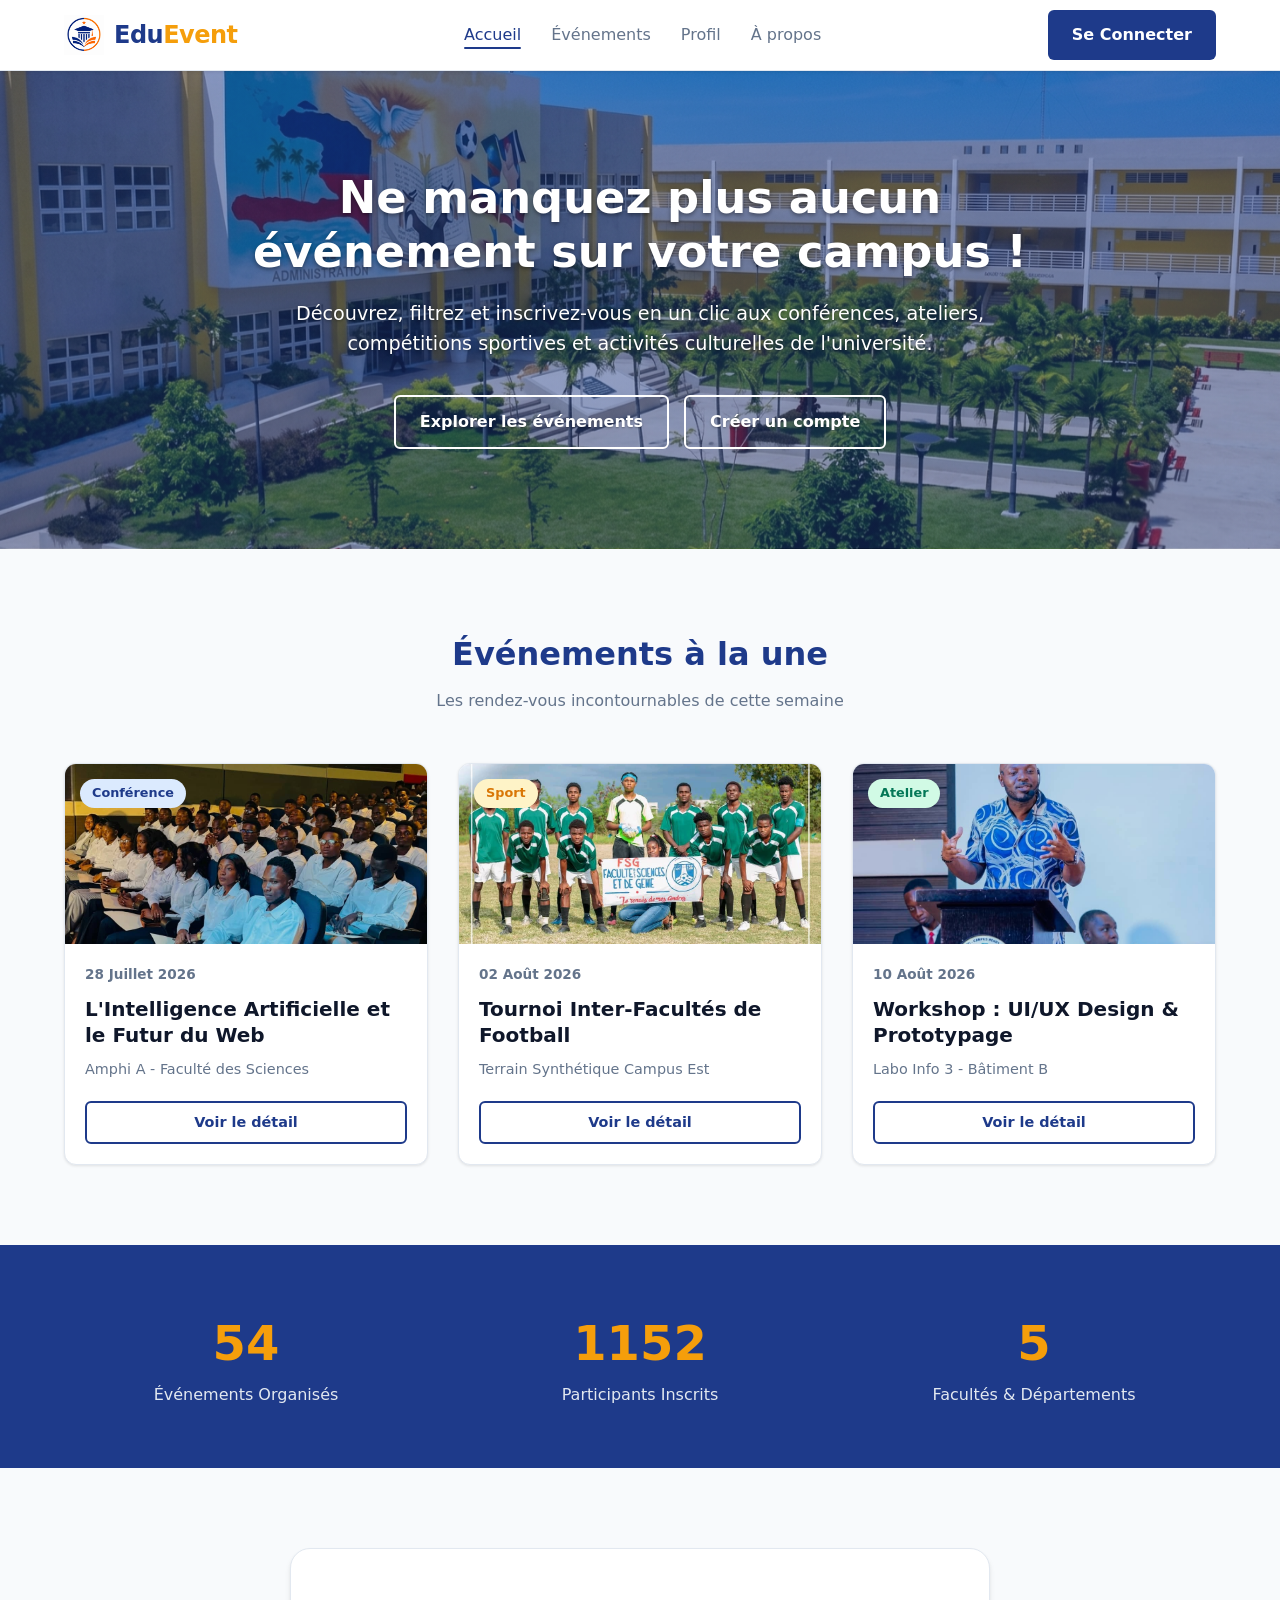
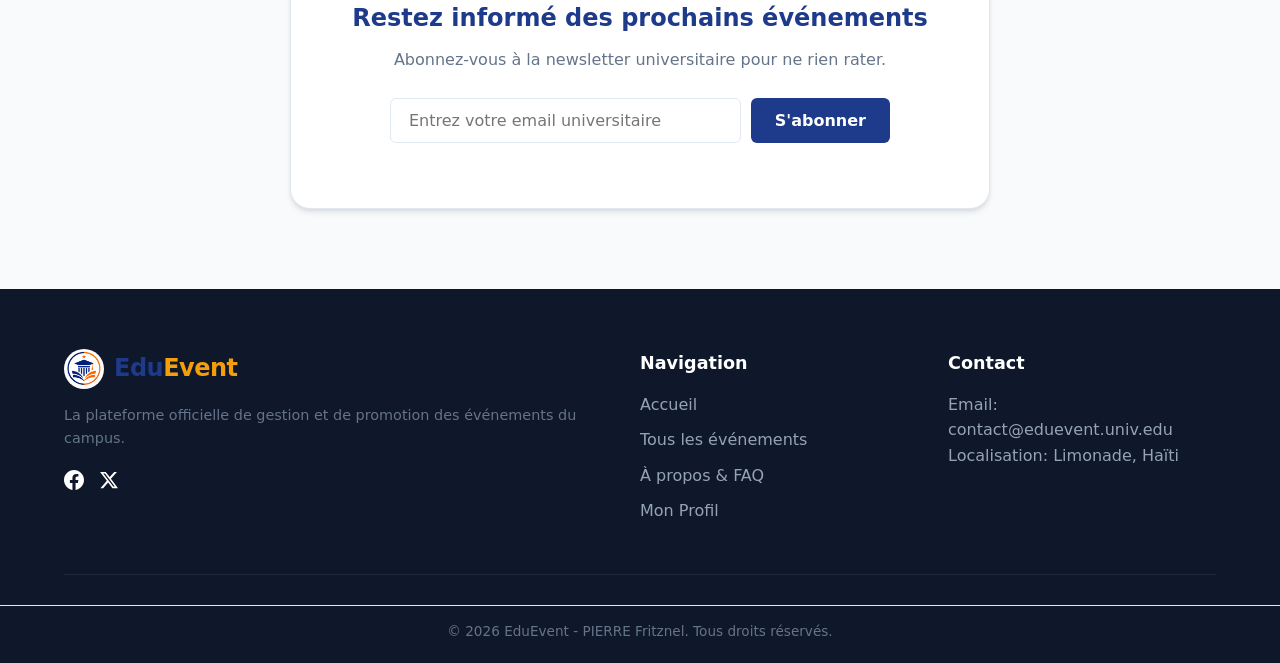
<file: index.html>
<!DOCTYPE html>
<html lang="fr">
<head>
  <meta charset="UTF-8">
  <meta name="viewport" content="width=device-width, initial-scale=1.0">
  <title>EduEvent | Plateforme des événements de votre campus</title>
  
  <link rel="stylesheet" href="css/style.css">
  <link rel="stylesheet" href="css/animations.css">
  <link rel="stylesheet" href="css/responsive.css">
</head>
<body>

  <header class="header">
    <div class="container header-container">
      <a href="index.html" class="logo" style="display: flex; align-items: center; gap: 10px; text-decoration: none;">
        <img src="images/logo.png" alt="EduEvent Logo" style="width: 40px; height: 40px; object-fit: contain;">
        <div>
          <span class="logo-primary">Edu</span><span class="logo-secondary">Event</span>
        </div>
      </a>
      
      <nav class="navbar">
        <ul class="nav-links">
          <li><a href="index.html" class="nav-link active">Accueil</a></li>
          <li><a href="evenements.html" class="nav-link">Événements</a></li>
          <li><a href="profil.html" class="nav-link">Profil</a></li>
          <li><a href="a-propos.html" class="nav-link">À propos</a></li>
        </ul>
      </nav>

      <div class="header-actions">
       
        <a href="profil.html" id="header-profile-btn" class="btn btn-primary">Se Connecter</a>
      </div>
    </div>
  </header>

  <main>

    <section class="hero">
      <div class="container hero-container fade-in">
        <div class="hero-content">
          <h1 class="hero-title">Ne manquez plus aucun événement sur votre campus !</h1>
          <p class="hero-subtitle">
            Découvrez, filtrez et inscrivez-vous en un clic aux conférences, ateliers, compétitions sportives et activités culturelles de l'université.
          </p>
          <div class="hero-buttons">
            <a href="evenements.html" class="btn btn-secondary">Explorer les événements</a>
            <a href="profil.html?mode=register" class="btn btn-outline">Créer un compte</a>
          </div>
        </div>
      </div>
    </section>

    <section class="featured-events container">
      <div class="section-title">
        <h2>Événements à la une</h2>
        <p>Les rendez-vous incontournables de cette semaine</p>
      </div>

      <div class="events-grid">
        
        <article class="event-card">
          <div class="card-image-wrap" style="background-color: #f1f5f9; min-height: 180px; position: relative; display: flex; align-items: center; justify-content: center; overflow: hidden;">
            <img src="images/events/conference.jpeg" 
                 alt="L'Intelligence Artificielle et le Futur du Web" 
                 class="card-img" 
                 onerror="this.style.display='none'; this.nextElementSibling.style.display='flex';"
                 style="display: block; width: 100%; height: 100%; object-fit: cover; position: absolute; top: 0; left: 0; z-index: 2;">
            
            <div class="fallback-vector" style="display: none; flex-direction: column; align-items: center; justify-content: center; width: 100%; height: 100%; padding: 20px; text-align: center; background: linear-gradient(135deg, #e0e7ff 0%, #c7d2fe 100%);">
              <svg xmlns="http://www.w3.org/2000/svg" viewBox="0 0 24 24" fill="none" stroke="#4f46e5" stroke-width="1.5" stroke-linecap="round" stroke-linejoin="round" style="width: 48px; height: 48px; margin-bottom: 6px;"><path d="M17 10H20a2 2 0 0 1 2 2v8a2 2 0 0 1-2 2H4a2 2 0 0 1-2-2V12a2 2 0 0 1 2-2h3" /><rect x="7" y="2" width="10" height="15" rx="1" /><path d="M12 11h.01" /></svg>
            </div>
            <span class="card-badge" style="z-index: 3;">Conférence</span>
          </div>
          <div class="card-content">
            <span class="card-date">28 Juillet 2026</span>
            <h3 class="card-title">L'Intelligence Artificielle et le Futur du Web</h3>
            <p class="card-location">Amphi A - Faculté des Sciences</p>
            <a href="detail.html?id=1" class="btn btn-outline btn-sm">Voir le détail</a>
          </div>
        </article>

        <article class="event-card">
          <div class="card-image-wrap" style="background-color: #f1f5f9; min-height: 180px; position: relative; display: flex; align-items: center; justify-content: center; overflow: hidden;">
            <img src="images/events/sport.jpeg" 
                 alt="Tournoi de Football" 
                 class="card-img" 
                 onerror="this.style.display='none'; this.nextElementSibling.style.display='flex';"
                 style="display: block; width: 100%; height: 100%; object-fit: cover; position: absolute; top: 0; left: 0; z-index: 2;">
            
            <div class="fallback-vector" style="display: none; flex-direction: column; align-items: center; justify-content: center; width: 100%; height: 100%; padding: 20px; text-align: center; background: linear-gradient(135deg, #dcfce7 0%, #bbf7d0 100%);">
              <svg xmlns="http://www.w3.org/2000/svg" viewBox="0 0 24 24" fill="none" stroke="#15803d" stroke-width="1.5" stroke-linecap="round" stroke-linejoin="round" style="width: 48px; height: 48px; margin-bottom: 6px;"><circle cx="12" cy="12" r="10" /><path d="M12 2a14.5 14.5 0 0 0 0 20 14.5 14.5 0 0 0 0-20" /><path d="M2 12h20" /></svg>
            </div>
            <span class="card-badge badge-sport" style="z-index: 3;">Sport</span>
          </div>
          <div class="card-content">
            <span class="card-date">02 Août 2026</span>
            <h3 class="card-title">Tournoi Inter-Facultés de Football</h3>
            <p class="card-location">Terrain Synthétique Campus Est</p>
            <a href="detail.html?id=2" class="btn btn-outline btn-sm">Voir le détail</a>
          </div>
        </article>

        <article class="event-card">
          <div class="card-image-wrap" style="background-color: #f1f5f9; min-height: 180px; position: relative; display: flex; align-items: center; justify-content: center; overflow: hidden;">
            <img src="images/events/atelier.jpeg" 
                 alt="Workshop UI/UX" 
                 class="card-img" 
                 onerror="this.style.display='none'; this.nextElementSibling.style.display='flex';"
                 style="display: block; width: 100%; height: 100%; object-fit: cover; position: absolute; top: 0; left: 0; z-index: 2;">
            
            <div class="fallback-vector" style="display: none; flex-direction: column; align-items: center; justify-content: center; width: 100%; height: 100%; padding: 20px; text-align: center; background: linear-gradient(135deg, #fef3c7 0%, #fde68a 100%);">
              <svg xmlns="http://www.w3.org/2000/svg" viewBox="0 0 24 24" fill="none" stroke="#b45309" stroke-width="1.5" stroke-linecap="round" stroke-linejoin="round" style="width: 48px; height: 48px; margin-bottom: 6px;"><path d="M12 19l7-7 3 3-7 7-3-3z" /><path d="M18 13l-1.5-7.5L2 2l3.5 14.5L13 18l5-5z" /><path d="M2 2l7.586 7.586" /><circle cx="11" cy="11" r="2" /></svg>
            </div>
            <span class="card-badge badge-culture" style="z-index: 3;">Atelier</span>
          </div>
          <div class="card-content">
            <span class="card-date">10 Août 2026</span>
            <h3 class="card-title">Workshop : UI/UX Design & Prototypage</h3>
            <p class="card-location">Labo Info 3 - Bâtiment B</p>
            <a href="detail.html?id=3" class="btn btn-outline btn-sm">Voir le détail</a>
          </div>
        </article>
      </div>
    </section>

    <section class="stats">
      <div class="container stats-grid">
        <div class="stat-item">
          <span class="stat-number" data-target="150">150</span>
          <span class="stat-label">Événements Organisés</span>
        </div>
        <div class="stat-item">
          <span class="stat-number" data-target="3200">3200</span>
          <span class="stat-label">Participants Inscrits</span>
        </div>
        <div class="stat-item">
          <span class="stat-number" data-target="12">12</span>
          <span class="stat-label">Facultés & Départements</span>
        </div>
      </div>
    </section>

    <section class="newsletter container">
      <div class="newsletter-card" style="text-align: center;">
        <h2>Restez informé des prochains événements</h2>
        <p>Abonnez-vous à la newsletter universitaire pour ne rien rater.</p>
        <form id="newsletter-form" class="newsletter-form">
          <input type="email" id="newsletter-email" placeholder="Entrez votre email universitaire" required>
          <button type="submit" class="btn btn-primary">S'abonner</button>
        </form>
        <div id="newsletter-message" class="form-message" style="margin-top: 15px; text-align: center;"></div>
      </div>
    </section>
  </main>

  <footer class="footer">
    <div class="container footer-grid">
      <div class="footer-info">
        
        <a href="index.html" class="logo text-white" style="display: flex; align-items: center; gap: 10px; text-decoration: none;">
          <img src="images/logo.png" alt="EduEvent Logo" style="width: 40px; height: 40px; border-radius: 50%; object-fit: cover; object-position: center; background-color: #fff;">
          <div>
            <span class="logo-primary">Edu</span><span class="logo-secondary">Event</span>
          </div>
        </a>
        <p style="margin-top: 10px; font-size: 0.9rem; color: var(--text-muted);">La plateforme officielle de gestion et de promotion des événements du campus.</p>
        <div class="footer-socials" style="margin-top: 20px; display: flex; gap: 15px;">
          <a href="https://facebook.com" target="_blank" class="footer-social-link" aria-label="Facebook">
            <svg class="social-icon" xmlns="http://www.w3.org/2000/svg" viewBox="0 0 24 24" fill="currentColor" style="width: 20px; height: 20px; color: #ffffff;"><path d="M24 12.073c0-6.627-5.373-12-12-12s-12 5.373-12 12c0 5.99 4.388 10.954 10.125 11.854v-8.385H7.078v-3.47h3.047V9.43c0-3.007 1.792-4.669 4.533-4.669 1.312 0 2.686.235 2.686.235v2.953H15.83c-1.491 0-1.956.925-1.956 1.874v2.25h3.328l-.532 3.47h-2.796v8.385C19.612 23.027 24 18.062 24 12.073z"/></svg>
          </a>
          <a href="https://twitter.com" target="_blank" class="footer-social-link" aria-label="Twitter / X">
            <svg class="social-icon" xmlns="http://www.w3.org/2000/svg" viewBox="0 0 24 24" fill="currentColor" style="width: 20px; height: 20px; color: #ffffff;"><path d="M18.244 2.25h3.308l-7.227 8.26 8.502 11.24H16.17l-5.214-6.817L4.99 21.75H1.68l7.73-8.835L1.254 2.25H8.08l4.713 6.231zm-1.161 17.52h1.833L7.084 4.126H5.117z"/></svg>
          </a>
        </div>
      </div>
      <div class="footer-links">
        <h4>Navigation</h4>
        <ul>
          <li><a href="index.html">Accueil</a></li>
          <li><a href="evenements.html">Tous les événements</a></li>
          <li><a href="a-propos.html">À propos & FAQ</a></li>
          <li><a href="profil.html">Mon Profil</a></li>
        </ul>
      </div>
      <div class="footer-contact">
        <h4>Contact</h4>
        <p>Email: contact@eduevent.univ.edu</p>
        <p>Localisation: Limonade, Haïti</p>
      </div>
    </div>
    <div class="footer-bottom" style="text-align: center; margin-top: 30px; border-top: 1px solid var(--border-color); padding-top: 15px; font-size: 0.85rem; color: var(--text-muted);">
      <p>&copy; 2026 EduEvent - PIERRE Fritznel. Tous droits réservés.</p>
    </div>
  </footer>

  <script src="js/main.js"></script>
</body>
</html>
</file>
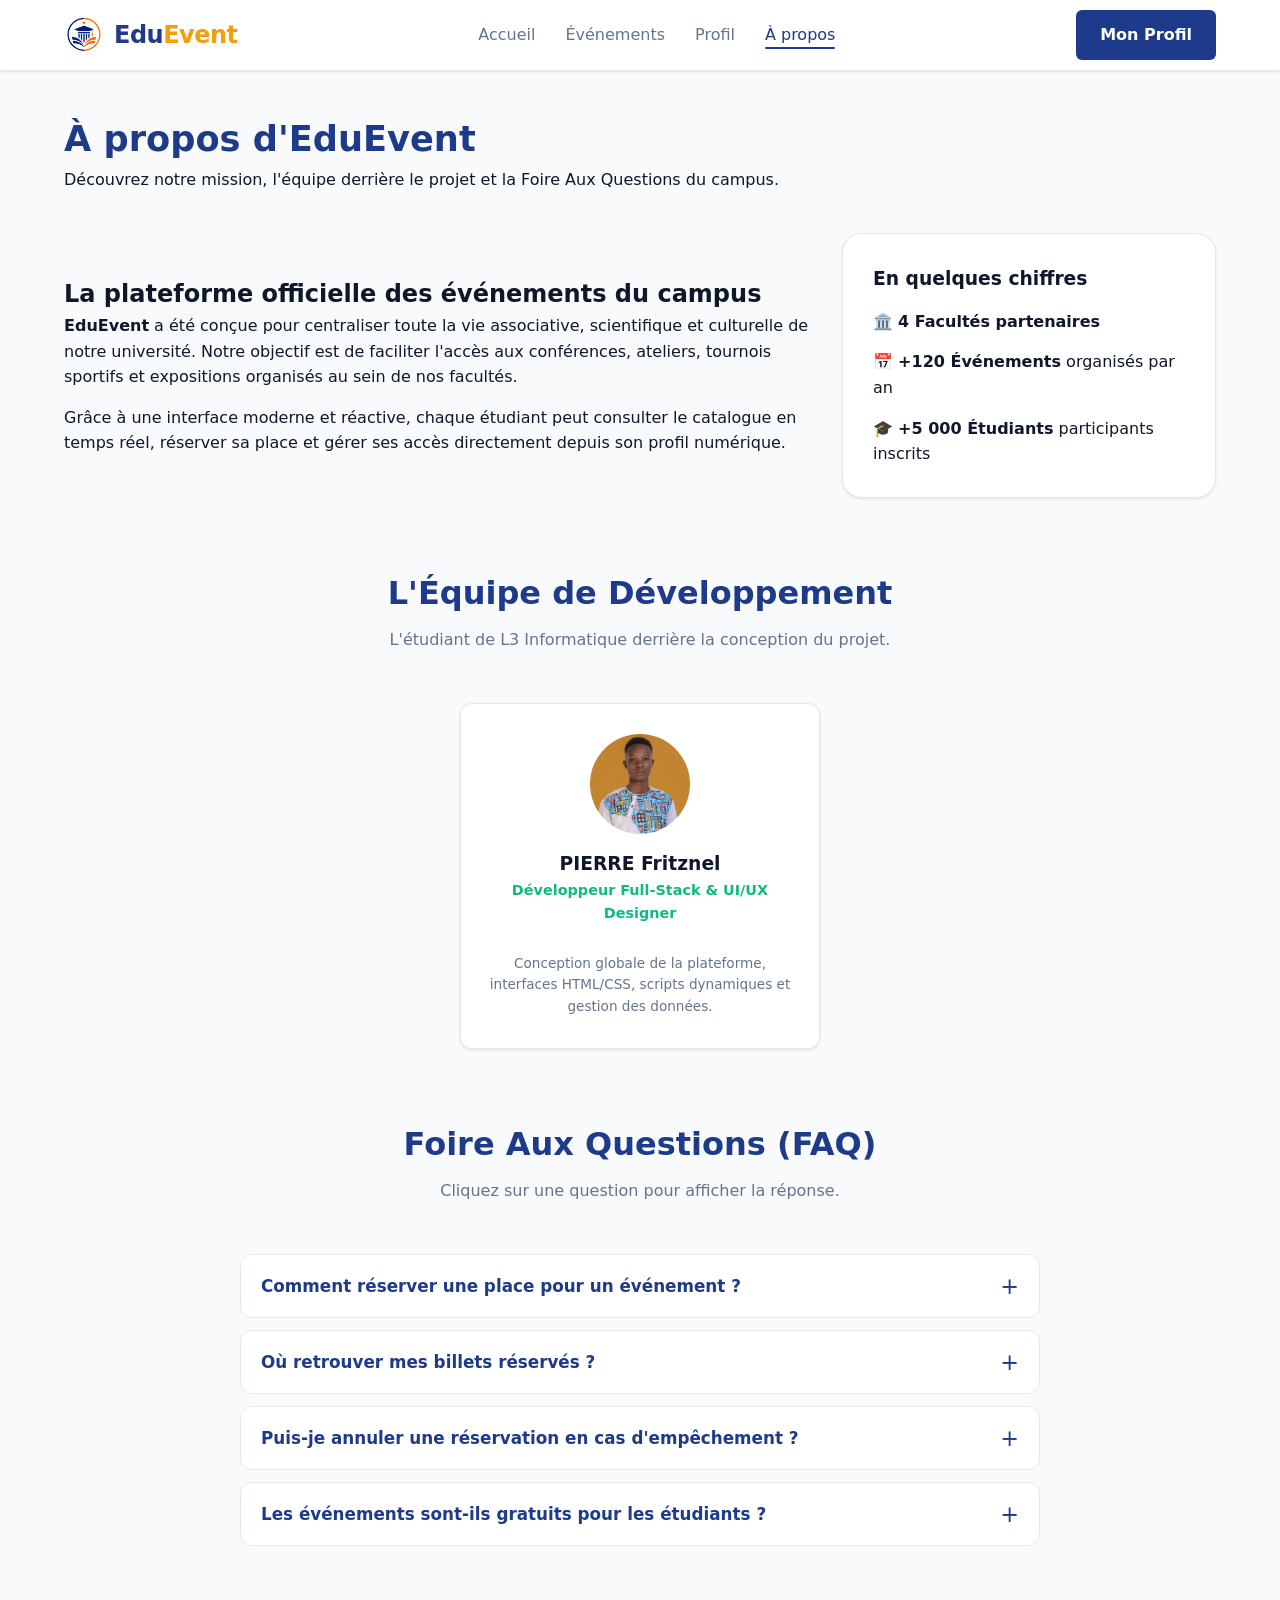
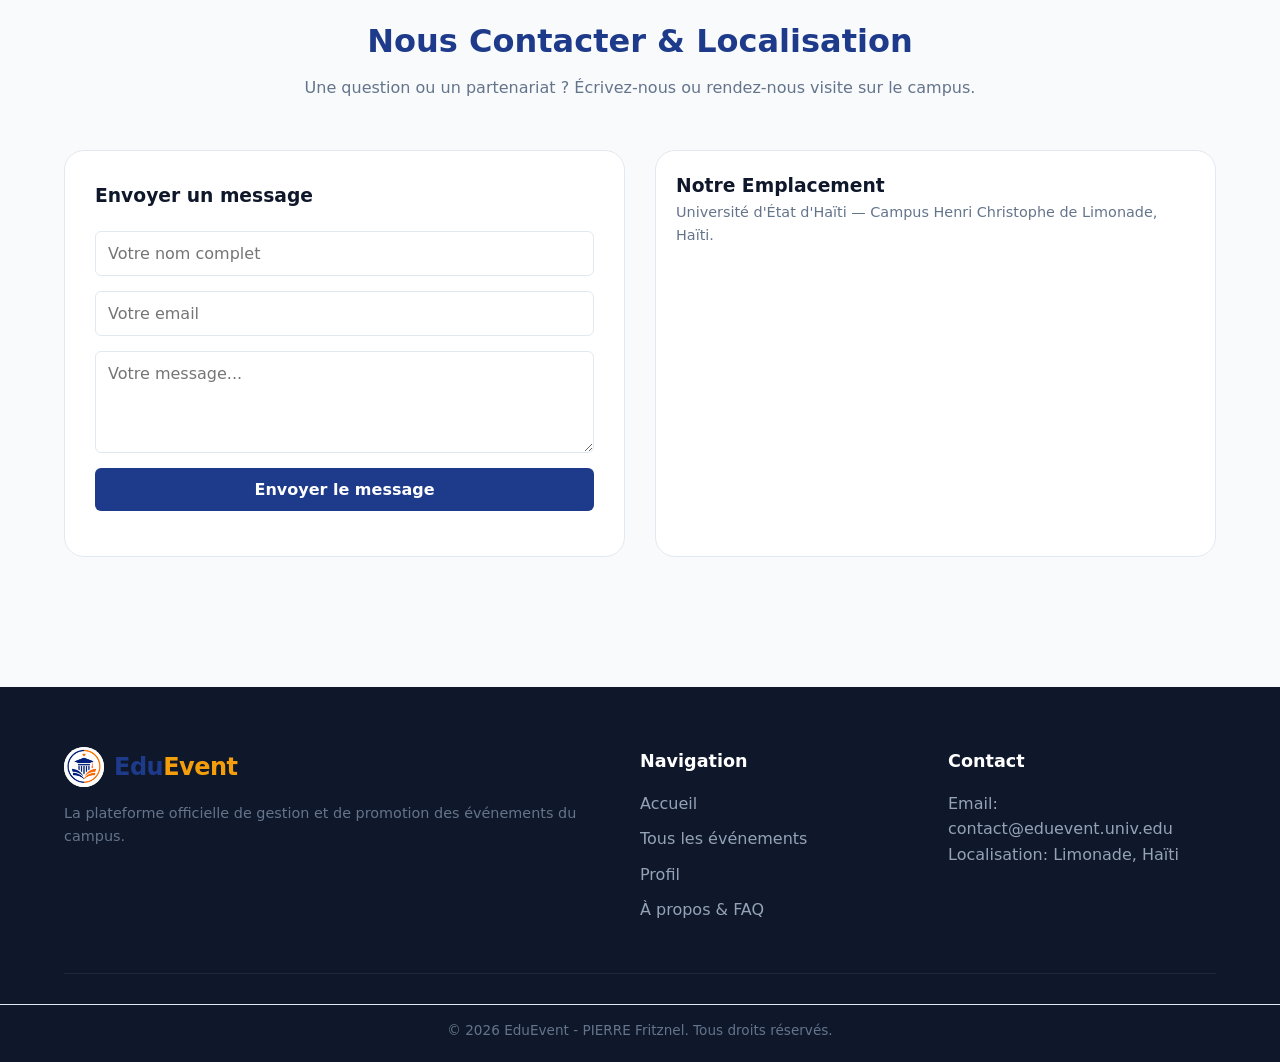
<file: a-propos.html>
<!DOCTYPE html>
<html lang="fr">
<head>
  <meta charset="UTF-8">
  <meta name="viewport" content="width=device-width, initial-scale=1.0">
  <title>EduEvent | À propos & FAQ</title>
  
  <link rel="stylesheet" href="css/style.css">
  <link rel="stylesheet" href="css/animations.css">
  <link rel="stylesheet" href="css/responsive.css">
</head>
<body>

  <header class="header">
    <div class="container header-container">
      <a href="index.html" class="logo" style="display: flex; align-items: center; gap: 10px; text-decoration: none;">
        <img src="images/logo.png" alt="EduEvent Logo" style="width: 40px; height: 40px; object-fit: contain;">
        <div>
          <span class="logo-primary">Edu</span><span class="logo-secondary">Event</span>
        </div>
      </a>
      
      <nav class="navbar">
        <ul class="nav-links">
          <li><a href="index.html" class="nav-link">Accueil</a></li>
          <li><a href="evenements.html" class="nav-link">Événements</a></li>
          <li><a href="profil.html" class="nav-link">Profil</a></li>
          <li><a href="a-propos.html" class="nav-link active">À propos</a></li>
        </ul>
      </nav>

      <div class="header-actions">
        <a href="profil.html" id="header-profile-btn" class="btn btn-primary">Mon Profil</a>
      </div>
    </div>
  </header>

  <main class="container page-main">
    
    <section class="page-header text-center fade-in">
      <h1>À propos d'EduEvent</h1>
      <p>Découvrez notre mission, l'équipe derrière le projet et la Foire Aux Questions du campus.</p>
    </section>

    <section class="about-grid fade-in" style="margin-top: 40px;">
      <div class="about-text">
        <h2>La plateforme officielle des événements du campus</h2>
        <p><strong>EduEvent</strong> a été conçue pour centraliser toute la vie associative, scientifique et culturelle de notre université. Notre objectif est de faciliter l'accès aux conférences, ateliers, tournois sportifs et expositions organisés au sein de nos facultés.</p>
        <p style="margin-top: 15px;">Grâce à une interface moderne et réactive, chaque étudiant peut consulter le catalogue en temps réel, réserver sa place et gérer ses accès directement depuis son profil numérique.</p>
      </div>
      <div class="about-stats-card">
        <h3>En quelques chiffres</h3>
        <ul style="margin-top: 15px; display: flex; flex-direction: column; gap: 15px;">
          <li>🏛️ <strong>4 Facultés partenaires</strong></li>
          <li>📅 <strong>+120 Événements</strong> organisés par an</li>
          <li>🎓 <strong>+5 000 Étudiants</strong> participants inscrits</li>
        </ul>
      </div>
    </section>

    <section style="margin-top: 70px;" class="fade-in">
      <div class="section-title text-center">
        <h2>L'Équipe de Développement</h2>
        <p>L'étudiant de L3 Informatique derrière la conception du projet.</p>
      </div>

      <div class="team-grid" style="display: flex; justify-content: center; margin-top: 30px;">
        <div class="team-card text-center" style="max-width: 360px; width: 100%; display: flex; flex-direction: column; align-items: center;">
          <div style="width: 100px; height: 100px; border-radius: 50%; overflow: hidden; margin-bottom: 15px;">
            <img src="images/a-propos.png" alt="PIERRE Fritznel" style="width: 100%; height: 100%; object-fit: cover; object-position: center;">
          </div>
          <h3 style="width: 100%; text-align: center;">PIERRE Fritznel</h3>
          <p class="profile-role" style="width: 100%; text-align: center;">Développeur Full-Stack & UI/UX Designer</p>
          <p style="font-size: 0.85rem; color: var(--text-muted); margin-top: 8px; width: 100%; text-align: center;">Conception globale de la plateforme, interfaces HTML/CSS, scripts dynamiques et gestion des données.</p>
        </div>
      </div>
    </section>

    <section style="margin-top: 70px;" class="fade-in">
      <div class="section-title text-center">
        <h2>Foire Aux Questions (FAQ)</h2>
        <p>Cliquez sur une question pour afficher la réponse.</p>
      </div>

      <div class="accordion" style="max-width: 800px; margin: 30px auto 0;">
        <div class="accordion-item">
          <button class="accordion-header">
            <span>Comment réserver une place pour un événement ?</span>
            <span class="accordion-icon">+</span>
          </button>
          <div class="accordion-content">
            <p>Rendez-vous sur la page "Événements", choisissez une activité puis cliquez sur "Voir le détail". Remplissez ensuite le formulaire de réservation situé en bas de page.</p>
          </div>
        </div>

        <div class="accordion-item">
          <button class="accordion-header">
            <span>Où retrouver mes billets réservés ?</span>
            <span class="accordion-icon">+</span>
          </button>
          <div class="accordion-content">
            <p>Toutes vos réservations sont enregistrées dans votre navigateur. Vous pouvez les consulter et les gérer à tout moment en vous rendant sur la page "Mon Profil".</p>
          </div>
        </div>

        <div class="accordion-item">
          <button class="accordion-header">
            <span>Puis-je annuler une réservation en cas d'empêchement ?</span>
            <span class="accordion-icon">+</span>
          </button>
          <div class="accordion-content">
            <p>Oui ! Rendez-vous sur votre page "Mon Profil", recherchez l'événement concerné et cliquez sur le bouton "Annuler mon billet". La place sera réattribuée automatiquement.</p>
          </div>
        </div>

        <div class="accordion-item">
          <button class="accordion-header">
            <span>Les événements sont-ils gratuits pour les étudiants ?</span>
            <span class="accordion-icon">+</span>
          </button>
          <div class="accordion-content">
            <p>Absolument, la totalité des conférences, ateliers, soutenances et activités répertoriés sur EduEvent sont 100% gratuits pour la communauté universitaire.</p>
          </div>
        </div>
      </div>
    </section>

    <section style="margin-top: 70px; margin-bottom: 50px;" class="fade-in">
      <div class="section-title text-center">
        <h2>Nous Contacter & Localisation</h2>
        <p>Une question ou un partenariat ? Écrivez-nous ou rendez-nous visite sur le campus.</p>
      </div>

      <div class="contact-grid" style="display: grid; grid-template-columns: repeat(auto-fit, minmax(320px, 1fr)); gap: 30px; margin-top: 30px;">
        <div style="background-color: var(--card-bg); padding: 30px; border-radius: var(--border-radius-lg); border: 1px solid var(--border-color);">
          <h3>Envoyer un message</h3>
          <form id="contact-form" style="display: flex; flex-direction: column; gap: 15px; margin-top: 20px;">
            <input type="text" id="contact-name" placeholder="Votre nom complet" required style="padding: 12px; border: 1px solid var(--border-color); border-radius: var(--border-radius-sm);">
            <input type="email" id="contact-email" placeholder="Votre email" required style="padding: 12px; border: 1px solid var(--border-color); border-radius: var(--border-radius-sm);">
            <textarea id="contact-message" rows="4" placeholder="Votre message..." required style="padding: 12px; border: 1px solid var(--border-color); border-radius: var(--border-radius-sm); font-family: inherit;"></textarea>
            <button type="submit" class="btn btn-primary">Envoyer le message</button>
          </form>
          <div id="contact-response" class="form-message"></div>
        </div>

        <div style="background-color: var(--card-bg); padding: 20px; border-radius: var(--border-radius-lg); border: 1px solid var(--border-color); display: flex; flex-direction: column;">
          <h3>Notre Emplacement</h3>
          <p style="font-size: 0.9rem; color: var(--text-muted); margin-bottom: 15px;">Université d'État d'Haïti — Campus Henri Christophe de Limonade, Haïti.</p>
          <div style="flex: 1; min-height: 250px; border-radius: var(--border-radius-md); overflow: hidden;">
            <iframe 
              src="https://maps.google.com/maps?q=Campus%20Henri%20Christophe%20de%20Limonade%20Haiti&t=&z=15&ie=UTF8&iwloc=&output=embed" 
              width="100%" 
              height="100%" 
              style="border:0; min-height: 250px;" 
              allowfullscreen="" 
              loading="lazy"
              referrerpolicy="no-referrer-when-downgrade">
            </iframe>
          </div>
        </div>
      </div>
    </section>

  </main>

  <footer class="footer">
    <div class="container footer-grid">
      <div class="footer-info">
        <a href="index.html" class="logo text-white" style="display: flex; align-items: center; gap: 10px; text-decoration: none;">
          <img src="images/logo.png" alt="EduEvent Logo" style="width: 40px; height: 40px; object-fit: contain;">
          <div>
            <span class="logo-primary">Edu</span><span class="logo-secondary">Event</span>
          </div>
        </a>
        <p style="margin-top: 10px; font-size: 0.9rem; color: var(--text-muted);">
          La plateforme officielle de gestion et de promotion des événements du campus.
        </p>
      </div>

      <div class="footer-links">
        <h4>Navigation</h4>
        <ul>
          <li><a href="index.html">Accueil</a></li>
          <li><a href="evenements.html">Tous les événements</a></li>
          <li><a href="profil.html">Profil</a></li>
          <li><a href="a-propos.html">À propos & FAQ</a></li>
        </ul>
      </div>

      <div class="footer-contact">
        <h4>Contact</h4>
        <p>Email: contact@eduevent.univ.edu</p>
        <p>Localisation: Limonade, Haïti</p>
      </div>
    </div>

    <div class="footer-bottom" style="text-align: center; margin-top: 30px; border-top: 1px solid var(--border-color); padding-top: 15px; font-size: 0.85rem; color: var(--text-muted);">
      <p>&copy; 2026 EduEvent - PIERRE Fritznel. Tous droits réservés.</p>
    </div>
  </footer>

  <script src="js/main.js"></script>
</body>
</html>
</file>
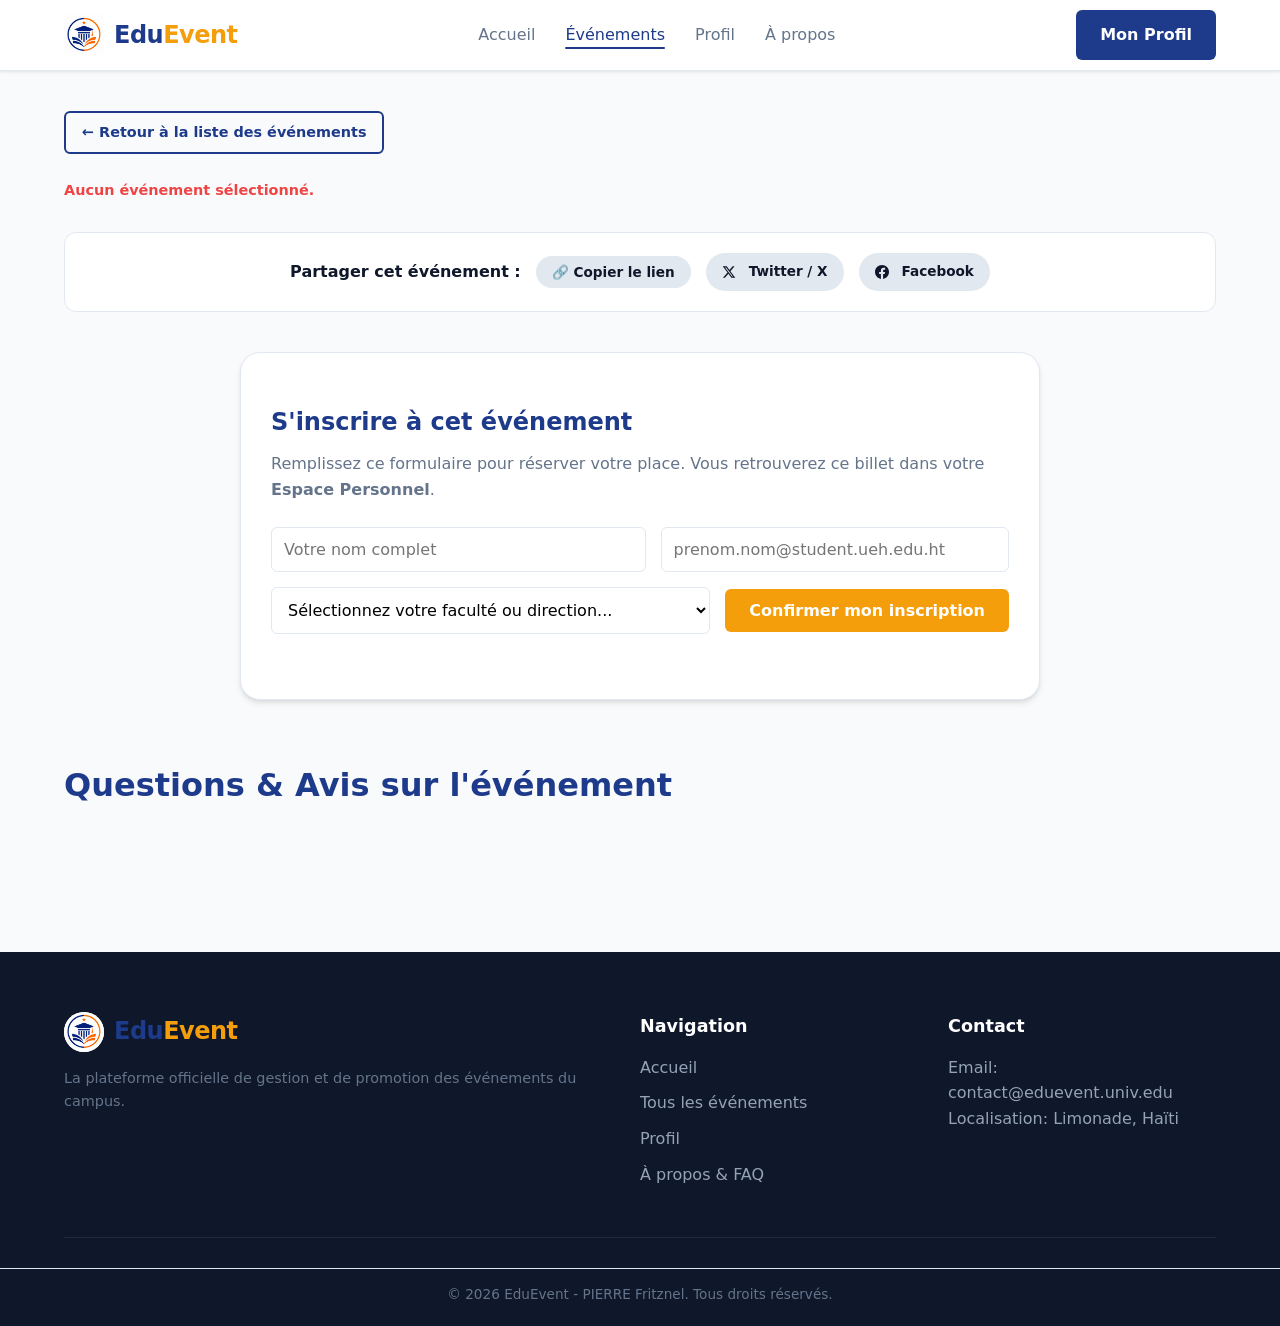
<file: detail.html>
<!DOCTYPE html>
<html lang="fr">
<head>
  <meta charset="UTF-8">
  <meta name="viewport" content="width=device-width, initial-scale=1.0">
  <title>EduEvent | Détail de l'Événement</title>
  
  <link rel="stylesheet" href="css/style.css">
  <link rel="stylesheet" href="css/animations.css">
  <link rel="stylesheet" href="css/responsive.css">
</head>
<body>

  <header class="header">
    <div class="container header-container">
      <a href="index.html" class="logo" style="display: flex; align-items: center; gap: 10px; text-decoration: none;">
        <img src="images/logo.png" alt="EduEvent Logo" style="width: 40px; height: 40px; object-fit: contain;">
        <div>
          <span class="logo-primary">Edu</span><span class="logo-secondary">Event</span>
        </div>
      </a>
      
      <nav class="navbar">
        <ul class="nav-links">
          <li><a href="index.html" class="nav-link">Accueil</a></li>
          <li><a href="evenements.html" class="nav-link active">Événements</a></li>
          <li><a href="profil.html" class="nav-link">Profil</a></li>
          <li><a href="a-propos.html" class="nav-link">À propos</a></li>
        </ul>
      </nav>

      <div class="header-actions">
        <a href="profil.html" id="header-profile-btn" class="btn btn-primary">Mon Profil</a>
      </div>
    </div>
  </header>

  <main class="container page-main">
    
    <div style="margin-bottom: 25px;">
      <a href="evenements.html" class="btn btn-outline btn-sm">← Retour à la liste des événements</a>
    </div>

    
    <div id="event-detail-container" class="fade-in"></div>

    <section class="social-share" style="margin-top: 30px; display: flex; align-items: center; justify-content: center; background-color: var(--card-bg); padding: 20px; border-radius: var(--border-radius-md); border: 1px solid var(--border-color); gap: 15px;">
      <span style="font-weight: 600; color: var(--text-main);">Partager cet événement :</span>
      <button id="btn-copy-link" class="share-btn">🔗 Copier le lien</button>
      <a href="https://twitter.com" target="_blank" class="share-btn" aria-label="Partager sur X / Twitter">
        <svg class="social-icon" xmlns="http://www.w3.org/2000/svg" viewBox="0 0 24 24" fill="currentColor" style="width: 14px; height: 14px; margin-right: 5px; display: inline-block; vertical-align: middle;">
          <path d="M18.244 2.25h3.308l-7.227 8.26 8.502 11.24H16.17l-5.214-6.817L4.99 21.75H1.68l7.73-8.835L1.254 2.25H8.08l4.713 6.231zm-1.161 17.52h1.833L7.084 4.126H5.117z"/>
        </svg> Twitter / X
      </a>
      <a href="https://facebook.com" target="_blank" class="share-btn" aria-label="Partager sur Facebook">
        <svg class="social-icon" xmlns="http://www.w3.org/2000/svg" viewBox="0 0 24 24" fill="currentColor" style="width: 14px; height: 14px; margin-right: 5px; display: inline-block; vertical-align: middle;">
          <path d="M24 12.073c0-6.627-5.373-12-12-12s-12 5.373-12 12c0 5.99 4.388 10.954 10.125 11.854v-8.385H7.078v-3.47h3.047V9.43c0-3.007 1.792-4.669 4.533-4.669 1.312 0 2.686.235 2.686.235v2.953H15.83c-1.491 0-1.956.925-1.956 1.874v2.25h3.328l-.532 3.47h-2.796v8.385C19.612 23.027 24 18.062 24 12.073z"/>
        </svg> Facebook
      </a>
    </section>

    <section class="registration-section" style="margin-top: 40px;">
      <div class="newsletter-card" style="max-width: 800px; text-align: left; margin: 0 auto;">
        <h2>S'inscrire à cet événement</h2>
        <p>Remplissez ce formulaire pour réserver votre place. Vous retrouverez ce billet dans votre <strong>Espace Personnel</strong>.</p>

        <form id="registration-form" style="display: flex; flex-direction: column; gap: 15px; margin-top: 20px;">
          <div style="display: flex; gap: 15px; flex-wrap: wrap;">
            <input type="text" id="reg-name" placeholder="Votre nom complet" required style="flex: 1; min-width: 250px; padding: 12px; border: 1px solid var(--border-color); border-radius: var(--border-radius-sm);">
            
            <div style="flex: 1; min-width: 250px; display: flex; flex-direction: column; gap: 5px;">
              <input type="email" id="reg-email" placeholder="prenom.nom@student.ueh.edu.ht" required style="width: 100%; padding: 12px; border: 1px solid var(--border-color); border-radius: var(--border-radius-sm);">
              <small id="reg-email-error-msg" style="color: #dc3545; font-size: 0.75rem; display: none;">Veuillez utiliser votre adresse email universitaire valide (ex: prenom.nom@student.ueh.edu.ht).</small>
            </div>
          </div>

          <div style="display: flex; gap: 15px; flex-wrap: wrap; align-items: center;">
            <select id="reg-faculty" required style="flex: 1; min-width: 250px; padding: 12px; border: 1px solid var(--border-color); border-radius: var(--border-radius-sm); background-color: #fff;">
              <option value="">Sélectionnez votre faculté ou direction...</option>
              <option value="Sciences et Génie">Faculté des Sciences et de Génie</option>
              <option value="Médecine">Faculté de Médecine</option>
              <option value="Droit & Gestion">Faculté de Droit et de Gestion</option>
              <option value="Lettres & Arts">Faculté des Lettres et Arts</option>
              <option value="Administration">Administration / Service Campus</option>
            </select>
            
            <button type="submit" id="submit-reg-btn" class="btn btn-secondary">Confirmer mon inscription</button>
          </div>
        </form>
        <div id="registration-message" class="form-message"></div>
      </div>
    </section>

    <section class="comments-section" style="margin-top: 60px;">
      <div class="section-title" style="text-align: left; margin-bottom: 30px;">
        <h2>Questions & Avis sur l'événement</h2>
      </div>
      <div id="comments-container" style="display: flex; flex-direction: column; gap: 15px; margin-bottom: 30px;">
        </div>
    </section>
  </main>

  <footer class="footer">
    <div class="container footer-grid">
      <div class="footer-info">
        <a href="index.html" class="logo text-white" style="display: flex; align-items: center; gap: 10px; text-decoration: none;">
          <img src="images/logo.png" alt="EduEvent Logo" style="width: 40px; height: 40px; object-fit: contain;">
          <div>
            <span class="logo-primary">Edu</span><span class="logo-secondary">Event</span>
          </div>
        </a>
        <p style="margin-top: 10px; font-size: 0.9rem; color: var(--text-muted);">
          La plateforme officielle de gestion et de promotion des événements du campus.
        </p>
      </div>

      <div class="footer-links">
        <h4>Navigation</h4>
        <ul>
          <li><a href="index.html">Accueil</a></li>
          <li><a href="evenements.html">Tous les événements</a></li>
          <li><a href="profil.html">Profil</a></li>
          <li><a href="a-propos.html">À propos & FAQ</a></li>
        </ul>
      </div>

      <div class="footer-contact">
        <h4>Contact</h4>
        <p>Email: contact@eduevent.univ.edu</p>
        <p>Localisation: Limonade, Haïti</p>
      </div>
    </div>

    <div class="footer-bottom" style="text-align: center; margin-top: 30px; border-top: 1px solid var(--border-color); padding-top: 15px; font-size: 0.85rem; color: var(--text-muted);">
      <p>&copy; 2026 EduEvent - PIERRE Fritznel. Tous droits réservés.</p>
    </div>
  </footer>

  <script src="js/main.js"></script>
  <script src="js/detail.js"></script> 
</body>
</html>
</file>
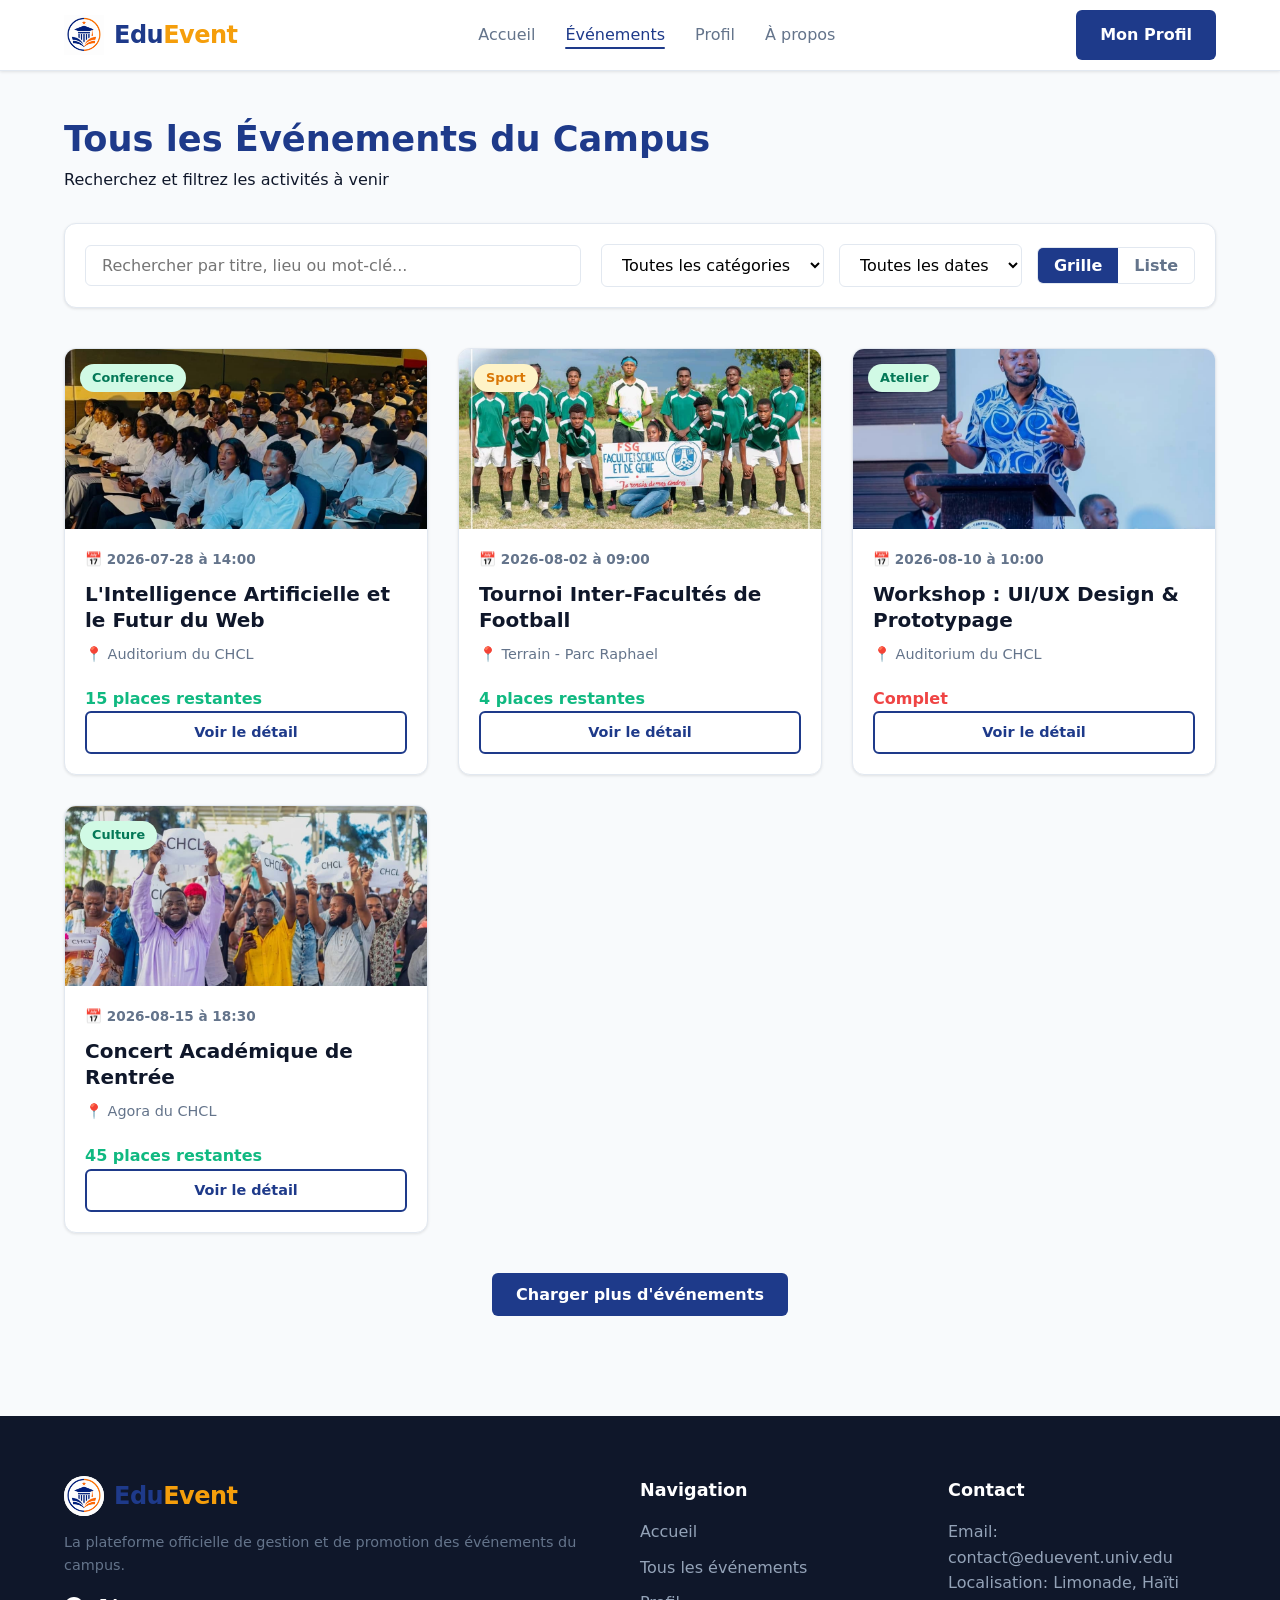
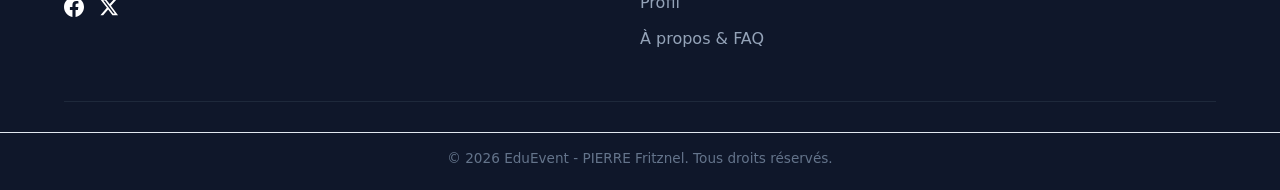
<file: evenements.html>
<!DOCTYPE html>
<html lang="fr">
<head>
  <meta charset="UTF-8">
  <meta name="viewport" content="width=device-width, initial-scale=1.0">
  <title>EduEvent | Catalogue des Événements</title>
  
  <link rel="stylesheet" href="css/style.css">
  <link rel="stylesheet" href="css/animations.css">
  <link rel="stylesheet" href="css/responsive.css">
</head>
<body>

  <header class="header">
    <div class="container header-container">
      <a href="index.html" class="logo" style="display: flex; align-items: center; gap: 10px; text-decoration: none;">
        <img src="images/logo.png" alt="EduEvent Logo" style="width: 40px; height: 40px; object-fit: contain;">
        <div>
          <span class="logo-primary">Edu</span><span class="logo-secondary">Event</span>
        </div>
      </a>
      
      <nav class="navbar">
        <ul class="nav-links">
          <li><a href="index.html" class="nav-link">Accueil</a></li>
          <li><a href="evenements.html" class="nav-link active">Événements</a></li>
          <li><a href="profil.html" class="nav-link">Profil</a></li>
          <li><a href="a-propos.html" class="nav-link">À propos</a></li>
        </ul>
      </nav>

      <div class="header-actions">
        
        <a href="profil.html" id="header-profile-btn" class="btn btn-primary">Mon Profil</a>
      </div>
    </div>
  </header>

  <main class="container page-main">
    <div class="page-header">
      <h1>Tous les Événements du Campus</h1>
      <p>Recherchez et filtrez les activités à venir</p>
    </div>

    <section class="filters-section">
      <div class="search-box">
        <input type="text" id="search-input" placeholder="Rechercher par titre, lieu ou mot-clé...">
      </div>

      <div class="filter-controls">
        <!-- Catégorie -->
        <select id="category-filter">
          <option value="all">Toutes les catégories</option>
          <option value="Conference">Conférences</option>
          <option value="Sport">Sport</option>
          <option value="Atelier">Ateliers</option>
          <option value="Culture">Culture</option>
          <option value="Soutenance">Soutenances</option>
        </select>

        <!-- Filtre par date -->
        <select id="date-filter">
          <option value="all">Toutes les dates</option>
          <option value="today">Aujourd'hui</option>
          <option value="week">Cette semaine</option>
          <option value="month">Ce mois-ci</option>
        </select>

        <!-- Toggle Vue -->
        <div class="view-toggle">
          <button id="view-grid" class="btn-toggle active" title="Vue Grille">Grille</button>
          <button id="view-list" class="btn-toggle" title="Vue Liste">Liste</button>
        </div>
      </div>
    </section>

    <!-- Conteneur des cartes d'événements -->
    <section id="events-container" class="events-grid">
    </section>

    <!-- Chargement progressif (Pagination / Load More) -->
    <div style="text-align: center; margin-top: 40px; margin-bottom: 20px;">
      <button id="load-more-btn" class="btn btn-primary">Charger plus d'événements</button>
    </div>
  </main>

  <footer class="footer">
    <div class="container footer-grid">
      <div class="footer-info">
        <a href="index.html" class="logo text-white" style="display: flex; align-items: center; gap: 10px; text-decoration: none;">
          <img src="images/logo.png" alt="EduEvent Logo" style="width: 40px; height: 40px; object-fit: contain;">
          <div>
            <span class="logo-primary">Edu</span><span class="logo-secondary">Event</span>
          </div>
        </a>
        <p style="margin-top: 10px; font-size: 0.9rem; color: var(--text-muted);">
          La plateforme officielle de gestion et de promotion des événements du campus.
        </p>
        
        <div class="footer-socials" style="margin-top: 20px; display: flex; gap: 15px;">
          <a href="https://facebook.com" target="_blank" class="footer-social-link" aria-label="Facebook">
            <svg class="social-icon" xmlns="http://www.w3.org/2000/svg" viewBox="0 0 24 24" fill="currentColor" style="width: 20px; height: 20px; color: #ffffff;">
              <path d="M24 12.073c0-6.627-5.373-12-12-12s-12 5.373-12 12c0 5.99 4.388 10.954 10.125 11.854v-8.385H7.078v-3.47h3.047V9.43c0-3.007 1.792-4.669 4.533-4.669 1.312 0 2.686.235 2.686.235v2.953H15.83c-1.491 0-1.956.925-1.956 1.874v2.25h3.328l-.532 3.47h-2.796v8.385C19.612 23.027 24 18.062 24 12.073z"/>
            </svg>
          </a>
          <a href="https://twitter.com" target="_blank" class="footer-social-link" aria-label="Twitter / X">
            <svg class="social-icon" xmlns="http://www.w3.org/2000/svg" viewBox="0 0 24 24" fill="currentColor" style="width: 20px; height: 20px; color: #ffffff;">
              <path d="M18.244 2.25h3.308l-7.227 8.26 8.502 11.24H16.17l-5.214-6.817L4.99 21.75H1.68l7.73-8.835L1.254 2.25H8.08l4.713 6.231zm-1.161 17.52h1.833L7.084 4.126H5.117z"/>
            </svg>
          </a>
        </div>
      </div>

      <div class="footer-links">
        <h4>Navigation</h4>
        <ul>
          <li><a href="index.html">Accueil</a></li>
          <li><a href="evenements.html">Tous les événements</a></li>
          <li><a href="profil.html">Profil</a></li>
          <li><a href="a-propos.html">À propos & FAQ</a></li>
        </ul>
      </div>

      <div class="footer-contact">
        <h4>Contact</h4>
        <p>Email: contact@eduevent.univ.edu</p>
        <p>Localisation: Limonade, Haïti</p>
      </div>
    </div>

    <div class="footer-bottom" style="text-align: center; margin-top: 30px; border-top: 1px solid var(--border-color); padding-top: 15px; font-size: 0.85rem; color: var(--text-muted);">
      <p>&copy; 2026 EduEvent - PIERRE Fritznel. Tous droits réservés.</p>
    </div>
  </footer>

  <script src="js/main.js"></script>
  <script src="js/evenements.js"></script>
</body>
</html>
</file>
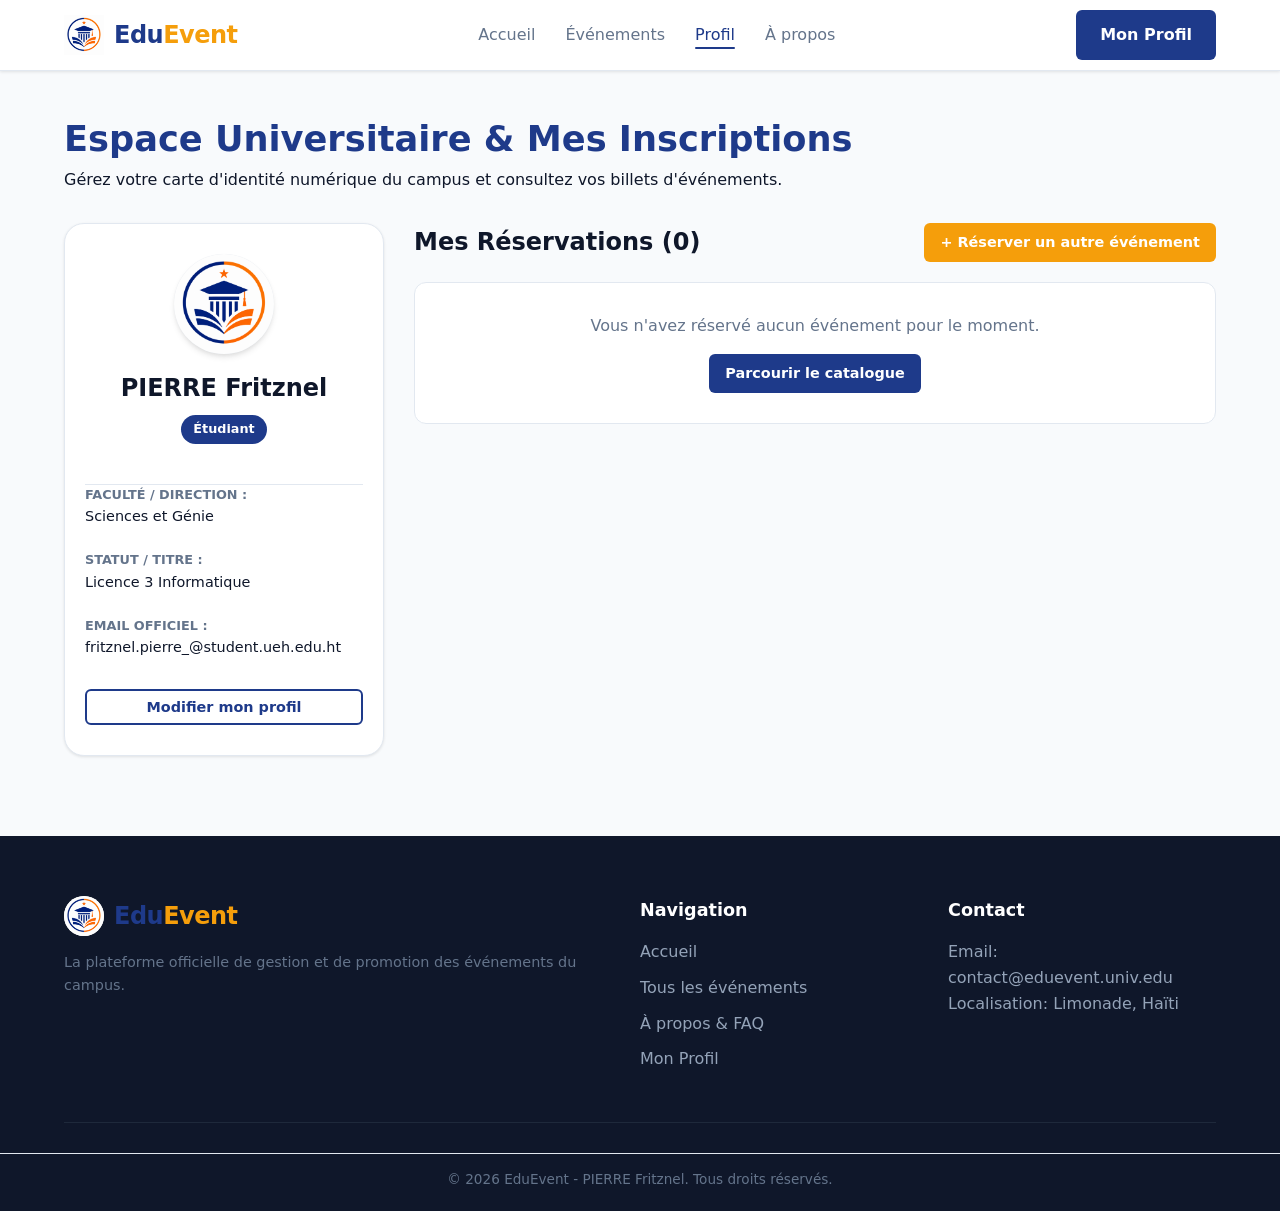
<file: profil.html>
<!DOCTYPE html>
<html lang="fr">
<head>
  <meta charset="UTF-8">
  <meta name="viewport" content="width=device-width, initial-scale=1.0">
  <title>EduEvent | Espace Universitaire & Profil</title>
  
  <link rel="stylesheet" href="css/style.css">
  <link rel="stylesheet" href="css/animations.css">
  <link rel="stylesheet" href="css/responsive.css">
</head>
<body>

  <header class="header">
    <div class="container header-container">
      <a href="index.html" class="logo" style="display: flex; align-items: center; gap: 10px; text-decoration: none;">
        <img src="images/logo.png" alt="EduEvent Logo" style="width: 40px; height: 40px; object-fit: contain;">
        <div>
          <span class="logo-primary">Edu</span><span class="logo-secondary">Event</span>
        </div>
      </a>
      
      <nav class="navbar">
        <ul class="nav-links">
          <li><a href="index.html" class="nav-link">Accueil</a></li>
          <li><a href="evenements.html" class="nav-link">Événements</a></li>
          <li><a href="profil.html" class="nav-link active">Profil</a></li>
          <li><a href="a-propos.html" class="nav-link">À propos</a></li>
        </ul>
      </nav>

      <div class="header-actions">
        <a href="profil.html" class="btn btn-primary active">Mon Profil</a>
      </div>
    </div>
  </header>

  <main class="container page-main">
    
    <div class="page-header">
      <h1>Espace Universitaire & Mes Inscriptions</h1>
      <p>Gérez votre carte d'identité numérique du campus et consultez vos billets d'événements.</p>
    </div>

    <div class="profile-layout">
      
      <aside class="profile-card fade-in">
        
        <div id="profile-view-mode">
          <div class="profile-avatar" style="width: 100px; height: 100px; border-radius: 50%; overflow: hidden; margin: 0 auto 15px auto; background-color: #e2e8f0;">
           <img id="profile-avatar-img" src="images/logo.png" alt="Photo de l'étudiant" style="width: 100%; height: 100%; object-fit: cover; object-position: center;" onerror="this.src='images/a-propos.png'">
          </div>
          <h2 id="profile-name">Chargement...</h2>
          
          <p id="profile-role-badge" class="profile-role" style="background-color: var(--primary-color); color: white; padding: 4px 12px; border-radius: 20px; display: inline-block; font-size: 0.8rem; margin-top: 8px; font-weight: bold;">Étudiant</p>

          <ul class="profile-info-list" style="margin-top: 20px; list-style: none; padding: 0;">
            <li style="margin-bottom: 10px;"><strong>Faculté / Direction :</strong> <span id="profile-faculty">--</span></li>
            <li style="margin-bottom: 10px;"><strong>Statut / Titre :</strong> <span id="profile-status">--</span></li>
            <li style="margin-bottom: 10px;"><strong>Email Officiel :</strong> <span id="profile-email">--</span></li>
          </ul>

          <button id="edit-profile-btn" class="btn btn-outline btn-sm" style="width: 100%; margin-top: 20px;">Modifier mon profil</button>
        </div>

        
        <form id="profile-edit-form" style="display: none; flex-direction: column; gap: 12px; margin-top: 5px;">
          <h3 style="font-size: 1.1rem; margin-bottom: 5px;">Modifier le profil</h3>
          
          <div style="display: flex; flex-direction: column; gap: 5px;">
            <label style="font-size: 0.85rem; font-weight: 600;">Photo de profil :</label>
            <input type="file" id="input-avatar-file" accept="image/*" style="font-size: 0.85rem;">
          </div>

          <div style="display: flex; flex-direction: column; gap: 5px;">
            <label style="font-size: 0.85rem; font-weight: 600;">Nom complet :</label>
            <input type="text" id="input-name" required style="padding: 8px; border: 1px solid var(--border-color); border-radius: 4px;">
          </div>

          <div style="display: flex; flex-direction: column; gap: 5px;">
            <label style="font-size: 0.85rem; font-weight: 600;">Faculté / Direction :</label>
            <input type="text" id="input-faculty" required style="padding: 8px; border: 1px solid var(--border-color); border-radius: 4px;">
          </div>

          <div style="display: flex; flex-direction: column; gap: 5px;">
            <label style="font-size: 0.85rem; font-weight: 600;">Statut / Titre :</label>
            <input type="text" id="input-status" required style="padding: 8px; border: 1px solid var(--border-color); border-radius: 4px;">
          </div>

          <div style="display: flex; flex-direction: column; gap: 5px;">
            <label style="font-size: 0.85rem; font-weight: 600;">Email officiel universitaire :</label>
            <input type="email" id="input-email" placeholder="prenom.nom@student.ueh.edu.ht" required style="padding: 8px; border: 1px solid var(--border-color); border-radius: 4px;">
            <small id="email-error-msg" style="color: #dc3545; font-size: 0.75rem; display: none;">Veuillez utiliser votre adresse email universitaire valide (ex: prenom.nom@student.ueh.edu.ht).</small>
          </div>

          <div style="display: flex; gap: 10px; margin-top: 10px;">
            <button type="submit" class="btn btn-primary btn-sm" style="flex: 1;">Enregistrer</button>
            <button type="button" id="cancel-edit-btn" class="btn btn-outline btn-sm" style="flex: 1;">Annuler</button>
          </div>
        </form>

      </aside>

      <!-- SECTION RESERVATIONS -->
      <section class="my-events-section fade-in">
        <div style="display: flex; justify-content: space-between; align-items: center; margin-bottom: 20px; flex-wrap: wrap; gap: 10px;">
          <h2>Mes Réservations (<span id="ticket-count">0</span>)</h2>
          <a href="evenements.html" class="btn btn-secondary btn-sm">+ Réserver un autre événement</a>
        </div>

        <div id="my-tickets-container" class="tickets-grid">
          
        </div>
      </section>
    </div>

  </main>

  <footer class="footer">
    <div class="container footer-grid">
      <div class="footer-info">
        <a href="index.html" class="logo text-white" style="display: flex; align-items: center; gap: 10px; text-decoration: none;">
          <img src="images/logo.png" alt="EduEvent Logo" style="width: 40px; height: 40px; object-fit: contain;">
          <div>
            <span class="logo-primary">Edu</span><span class="logo-secondary">Event</span>
          </div>
        </a>
        <p style="margin-top: 10px; font-size: 0.9rem; color: var(--text-muted);">
          La plateforme officielle de gestion et de promotion des événements du campus.
        </p>
      </div>

      <div class="footer-links">
        <h4>Navigation</h4>
        <ul>
          <li><a href="index.html">Accueil</a></li>
          <li><a href="evenements.html">Tous les événements</a></li>
          <li><a href="a-propos.html">À propos & FAQ</a></li>
          <li><a href="profil.html">Mon Profil</a></li>
        </ul>
      </div>

      <div class="footer-contact">
        <h4>Contact</h4>
        <p>Email: contact@eduevent.univ.edu</p>
        <p>Localisation: Limonade, Haïti</p>
      </div>
    </div>

    <div class="footer-bottom" style="text-align: center; margin-top: 30px; border-top: 1px solid var(--border-color); padding-top: 15px; font-size: 0.85rem; color: var(--text-muted);">
      <p>&copy; 2026 EduEvent - PIERRE Fritznel. Tous droits réservés.</p>
    </div>
  </footer>

  <script src="js/main.js"></script>
  <script src="js/profil.js"></script>
</body>
</html>
</file>
<file: css/style.css>
:root {
  --primary-color: #1e3a8a;
  --primary-hover: #1e40af;
  --secondary-color: #f59e0b;
  --secondary-hover: #d97706;
  --accent-color: #10b981;
  --danger-color: #ef4444;
  
  --bg-color: #f8fafc;
  --card-bg: #ffffff;
  --text-main: #0f172a;
  --text-muted: #64748b;
  --border-color: #e2e8f0;

  --font-family: 'Segoe UI', system-ui, -apple-system, sans-serif;
  
  --container-max-width: 1200px;
  --border-radius-sm: 6px;
  --border-radius-md: 12px;
  --border-radius-lg: 20px;
  
  --shadow-sm: 0 1px 3px rgba(0, 0, 0, 0.1);
  --shadow-md: 0 4px 6px -1px rgba(0, 0, 0, 0.1), 0 2px 4px -1px rgba(0, 0, 0, 0.06);
  --shadow-lg: 0 10px 15px -3px rgba(0, 0, 0, 0.1), 0 4px 6px -2px rgba(0, 0, 0, 0.05);
  --transition-fast: all 0.2s ease-in-out;
  --transition-normal: all 0.3s ease-in-out;
}

*,
*::before,
*::after {
  box-sizing: border-box;
  margin: 0;
  padding: 0;
}

html {
  scroll-behavior: smooth;
  font-size: 16px;
}

body {
  font-family: var(--font-family);
  background-color: var(--bg-color);
  color: var(--text-main);
  line-height: 1.6;
  display: flex;
  flex-direction: column;
  min-height: 100vh;
}

a {
  color: inherit;
  text-decoration: none;
  transition: var(--transition-fast);
}

ul {
  list-style: none;
}

img {
  max-width: 100%;
  height: auto;
  display: block;
}

button,
input,
select,
textarea {
  font-family: inherit;
  font-size: inherit;
  outline: none;
  border: none;
}

button {
  cursor: pointer;
}

.container {
  width: 90%;
  max-width: var(--container-max-width);
  margin: 0 auto;
}

main {
  flex: 1;
}

.btn {
  display: inline-flex;
  align-items: center;
  justify-content: center;
  gap: 8px;
  padding: 12px 24px;
  border-radius: var(--border-radius-sm);
  font-weight: 600;
  transition: var(--transition-fast);
}

.btn-primary {
  background-color: var(--primary-color);
  color: #ffffff;
}

.btn-primary:hover {
  background-color: var(--primary-hover);
  transform: translateY(-2px);
}

.btn-secondary {
  background-color: var(--secondary-color);
  color: #ffffff;
}

.btn-secondary:hover {
  background-color: var(--secondary-hover);
  transform: translateY(-2px);
}

.btn-outline {
  border: 2px solid var(--primary-color);
  color: var(--primary-color);
  background: transparent;
}

.btn-outline:hover {
  background-color: var(--primary-color);
  color: #ffffff;
}

.header {
  position: sticky;
  top: 0;
  z-index: 1000;
  background-color: rgba(255, 255, 255, 0.95);
  backdrop-filter: blur(10px);
  border-bottom: 1px solid var(--border-color);
  box-shadow: var(--shadow-sm);
}

.header-container {
  display: flex;
  align-items: center;
  justify-content: space-between;
  height: 70px;
}

.logo {
  font-size: 1.5rem;
  font-weight: 800;
  letter-spacing: -0.5px;
}

.logo-primary {
  color: var(--primary-color);
}

.logo-secondary {
  color: var(--secondary-color);
}

.nav-links {
  display: flex;
  gap: 30px;
}

.nav-link {
  font-weight: 500;
  color: var(--text-muted);
  position: relative;
  padding: 5px 0;
}

.nav-link:hover,
.nav-link.active {
  color: var(--primary-color);
}

.nav-link.active::after {
  content: '';
  position: absolute;
  bottom: 0;
  left: 0;
  width: 100%;
  height: 2px;
  background-color: var(--primary-color);
  border-radius: 2px;
}

.hero {
  background: linear-gradient(rgba(30, 58, 138, 0.45), rgba(30, 58, 138, 0.45)), url('../images/accueil.png');
  background-size: cover;
  background-position: center;
  background-repeat: no-repeat;
  padding: 100px 0; 
  text-align: center; 
}

.hero-content {
  max-width: 800px;
  margin: 0 auto;
  display: flex;
  flex-direction: column;
  align-items: center; 
}

.hero-title {
  font-size: 2.8rem;
  font-weight: 800;
  line-height: 1.2;
  margin-bottom: 20px;
  color: #ffffff !important;
  text-shadow: 0 2px 4px rgba(0, 0, 0, 0.4);
}

.hero-subtitle {
  font-size: 1.2rem;
  color: #ffffff !important;
  margin-bottom: 35px;
  text-shadow: 0 1px 3px rgba(0, 0, 0, 0.4);
  max-width: 700px;
}

.hero-buttons {
  display: flex;
  justify-content: center;
  gap: 15px;
  flex-wrap: wrap;
}

.hero .btn-secondary,
.hero .btn-outline,
.hero a[href*="profil"],
.hero a[href*="register"] {
  background-color: transparent !important;
  border: 2px solid #ffffff !important;
  color: #ffffff !important;
  text-shadow: 0 1px 2px rgba(0, 0, 0, 0.3);
}

.hero .btn-secondary:hover,
.hero .btn-outline:hover,
.hero a[href*="profil"]:hover,
.hero a[href*="register"]:hover {
  background-color: #ffffff !important;
  color: var(--primary-color) !important;
  text-shadow: none;
}

.featured-events {
  padding: 80px 0;
}

.section-title {
  text-align: center;
  margin-bottom: 50px;
}

.section-title h2 {
  font-size: 2rem;
  color: var(--primary-color);
  margin-bottom: 8px;
}

.section-title p {
  color: var(--text-muted);
}

.events-grid {
  display: grid;
  grid-template-columns: repeat(auto-fill, minmax(300px, 1fr));
  gap: 30px;
}

.event-card {
  background-color: var(--card-bg);
  border-radius: var(--border-radius-md);
  border: 1px solid var(--border-color);
  box-shadow: var(--shadow-sm);
  padding: 0;
  overflow: hidden;
  transition: var(--transition-normal);
  display: flex;
  flex-direction: column;
}

.event-card:hover {
  transform: translateY(-5px);
  box-shadow: var(--shadow-lg);
}

.card-image-wrap {
  position: relative;
  width: 100%;
  height: 180px;
  overflow: hidden;
  background-color: #f1f5f9;
}

.card-img {
  width: 100%;
  height: 100%;
  object-fit: cover;
  object-position: center;
  transition: transform 0.3s ease-in-out;
}

.event-card:hover .card-img {
  transform: scale(1.05);
}

.card-image-wrap .card-badge {
  position: absolute;
  top: 15px;
  left: 15px;
  margin-bottom: 0;
  z-index: 2;
}

.card-badge {
  align-self: flex-start;
  background-color: #dbeafe;
  color: var(--primary-color);
  font-size: 0.8rem;
  font-weight: 700;
  padding: 4px 12px;
  border-radius: 20px;
}

.badge-sport {
  background-color: #fef3c7;
  color: var(--secondary-hover);
}

.badge-culture {
  background-color: #d1fae5;
  color: #047857;
}

.card-content {
  padding: 20px;
  display: flex;
  flex-direction: column;
  flex-grow: 1;
}

.card-date {
  font-size: 0.85rem;
  color: var(--text-muted);
  font-weight: 600;
}

.card-title {
  font-size: 1.25rem;
  margin: 10px 0;
  color: var(--text-main);
  line-height: 1.3;
}

.card-location {
  font-size: 0.9rem;
  color: var(--text-muted);
  margin-bottom: 20px;
}

.btn-sm {
  padding: 8px 16px;
  font-size: 0.9rem;
  margin-top: auto;
}

.events-list .event-card {
  flex-direction: row;
  height: auto;
  min-height: 120px;
}

.events-list .card-image-wrap {
  width: 180px;
  height: 100%;
  min-height: 120px;
  flex-shrink: 0;
}

.events-list .card-content {
  flex-direction: row;
  align-items: center;
  justify-content: space-between;
  width: 100%;
  padding: 15px 25px;
}

.stats {
  background-color: var(--primary-color);
  color: #ffffff;
  padding: 60px 0;
}

.stats-grid {
  display: grid;
  grid-template-columns: repeat(3, 1fr);
  gap: 30px;
  text-align: center;
}

.stat-number {
  display: block;
  font-size: 3rem;
  font-weight: 800;
  color: var(--secondary-color);
}

.stat-label {
  font-size: 1rem;
  color: #e2e8f0;
  margin-top: 5px;
}

.newsletter {
  padding: 80px 0;
}

.newsletter-card {
  background-color: var(--card-bg);
  border: 1px solid var(--border-color);
  border-radius: var(--border-radius-lg);
  padding: 50px 30px;
  text-align: center;
  box-shadow: var(--shadow-md);
  max-width: 700px;
  margin: 0 auto;
}

.newsletter-card h2 {
  color: var(--primary-color);
  margin-bottom: 10px;
}

.newsletter-card p {
  color: var(--text-muted);
  margin-bottom: 25px;
}

.newsletter-form {
  display: flex;
  gap: 10px;
  max-width: 500px;
  margin: 0 auto;
}

.newsletter-form input {
  flex: 1;
  padding: 12px 18px;
  border: 1px solid var(--border-color);
  border-radius: var(--border-radius-sm);
}

.newsletter-form input:focus {
  border-color: var(--primary-color);
}

.form-message {
  margin-top: 15px;
  font-size: 0.9rem;
  font-weight: 600;
}

.form-message.success {
  color: var(--accent-color);
}

.form-message.error {
  color: var(--danger-color);
}

.footer {
  background-color: #0f172a;
  color: #94a3b8;
  padding-top: 60px;
  margin-top: auto;
}

.footer-grid {
  display: grid;
  grid-template-columns: 2fr 1fr 1fr;
  gap: 40px;
  padding-bottom: 40px;
  border-bottom: 1px solid #1e293b;
}

.logo.text-white {
  color: #ffffff;
  display: inline-block;
  margin-bottom: 15px;
}

.footer-links h4,
.footer-contact h4 {
  color: #ffffff;
  margin-bottom: 15px;
  font-size: 1.1rem;
}

.footer-links ul li {
  margin-bottom: 10px;
}

.footer-links a:hover {
  color: #ffffff;
}

.footer-bottom {
  text-align: center;
  padding: 20px 0;
  font-size: 0.85rem;
}

.page-main {
  padding: 40px 0 80px;
}

.page-header {
  margin-bottom: 30px;
}

.page-header h1 {
  color: var(--primary-color);
  font-size: 2.2rem;
}

.filters-section {
  display: flex;
  flex-wrap: wrap;
  gap: 20px;
  justify-content: space-between;
  align-items: center;
  background-color: var(--card-bg);
  padding: 20px;
  border-radius: var(--border-radius-md);
  border: 1px solid var(--border-color);
  margin-bottom: 40px;
  box-shadow: var(--shadow-sm);
}

.search-box {
  flex: 1;
  min-width: 280px;
}

.search-box input {
  width: 100%;
  padding: 10px 16px;
  border: 1px solid var(--border-color);
  border-radius: var(--border-radius-sm);
}

.filter-controls {
  display: flex;
  gap: 15px;
  align-items: center;
  flex-wrap: wrap;
}

.filter-controls select {
  padding: 10px 16px;
  border: 1px solid var(--border-color);
  border-radius: var(--border-radius-sm);
  background-color: #fff;
  min-width: 170px;
  cursor: pointer;
}

.view-toggle {
  display: flex;
  border: 1px solid var(--border-color);
  border-radius: var(--border-radius-sm);
  overflow: hidden;
}

.btn-toggle {
  padding: 8px 16px;
  background: transparent;
  color: var(--text-muted);
  font-weight: 600;
  border: none;
  cursor: pointer;
  transition: var(--transition-fast);
}

.btn-toggle.active {
  background-color: var(--primary-color);
  color: #fff;
}

.events-list {
  display: flex;
  flex-direction: column;
  gap: 20px;
}

.events-list .event-card {
  flex-direction: row;
  justify-content: space-between;
  align-items: center;
  gap: 20px;
  padding: 20px 30px;
  text-align: left;
}

.events-list .event-card .card-badge {
  margin-bottom: 0;
  align-self: center;
  flex-shrink: 0;
  min-width: 100px;
  text-align: center;
}

.events-list .event-card .card-content {
  display: flex;
  flex-direction: row;
  align-items: center;
  justify-content: space-between;
  width: 100%;
  gap: 20px;
}

.events-list .event-card .card-title {
  font-size: 1.15rem;
  margin: 0;
  flex: 2;
  min-width: 200px;
}

.events-list .event-card .card-date {
  margin: 0;
  flex: 1;
  white-space: nowrap;
}

.events-list .event-card .card-location {
  margin: 0;
  flex: 1;
}

.events-list .event-card p[style*="font-size"] {
  margin: 0 !important;
  flex: 1;
  text-align: center;
}

.events-list .event-card .btn-sm {
  margin-top: 0;
  flex-shrink: 0;
}

@media (max-width: 992px) {
  .events-list .event-card {
    flex-direction: column;
    align-items: flex-start;
    padding: 20px;
  }

  .events-list .event-card .card-badge {
    align-self: flex-start;
    margin-bottom: 10px;
  }

  .events-list .event-card .card-content {
    flex-direction: column;
    align-items: flex-start;
    gap: 12px;
  }

  .events-list .event-card .card-title {
    min-width: unset;
  }

  .events-list .event-card .btn-sm {
    width: 100%;
    margin-top: 10px;
  }
}

.detail-card {
  background-color: var(--card-bg);
  border: 1px solid var(--border-color);
  border-radius: var(--border-radius-lg);
  padding: 40px;
  box-shadow: var(--shadow-md);
}

.detail-header {
  display: flex;
  justify-content: space-between;
  align-items: flex-start;
  gap: 20px;
  border-bottom: 1px solid var(--border-color);
  padding-bottom: 25px;
  margin-bottom: 25px;
}

.detail-title {
  font-size: 2.2rem;
  color: var(--primary-color);
  margin-top: 10px;
}

.detail-meta-grid {
  display: grid;
  grid-template-columns: repeat(auto-fit, minmax(200px, 1fr));
  gap: 20px;
  background-color: var(--bg-color);
  padding: 20px;
  border-radius: var(--border-radius-md);
  margin-bottom: 30px;
}

.meta-item strong {
  display: block;
  font-size: 0.85rem;
  color: var(--text-muted);
  text-transform: uppercase;
  margin-bottom: 4px;
}

.meta-item span {
  font-size: 1.1rem;
  font-weight: 700;
  color: var(--text-main);
}

.social-share {
  display: flex;
  gap: 10px;
  margin-top: 25px;
  align-items: center;
}

.share-btn {
  display: inline-flex;
  align-items: center;
  gap: 8px;
  padding: 8px 16px;
  background-color: var(--border-color);
  border-radius: 20px;
  font-size: 0.85rem;
  font-weight: 600;
  transition: var(--transition-normal);
  text-decoration: none;
  color: var(--text-main);
}

.social-icon {
  width: 16px;
  height: 16px;
  fill: currentColor;
}

.share-btn:hover {
  background-color: var(--primary-color);
  color: #ffffff;
}

.profile-layout {
  display: grid;
  grid-template-columns: 320px 1fr;
  gap: 30px;
  align-items: start;
}

.profile-card {
  background-color: var(--card-bg);
  border: 1px solid var(--border-color);
  border-radius: var(--border-radius-lg);
  padding: 30px 20px;
  text-align: center;
  box-shadow: var(--shadow-sm);
}

.profile-avatar {
  width: 90px;
  height: 90px;
  border-radius: 50%;
  background-color: var(--primary-color);
  color: #fff;
  display: flex;
  align-items: center;
  justify-content: center;
  font-size: 2.2rem;
  font-weight: 800;
  margin: 0 auto 15px;
  box-shadow: var(--shadow-md);
}

.profile-role {
  color: var(--accent-color);
  font-weight: 700;
  font-size: 0.9rem;
  margin-bottom: 20px;
}

.profile-info-list {
  text-align: left;
  display: flex;
  flex-direction: column;
  gap: 12px;
  font-size: 0.9rem;
  border-top: 1px solid var(--border-color);
  padding-top: 15px;
}

.profile-info-list li strong {
  color: var(--text-muted);
  display: block;
  font-size: 0.8rem;
  text-transform: uppercase;
}

.tickets-grid {
  display: flex;
  flex-direction: column;
  gap: 15px;
}

.ticket-card {
  background-color: var(--card-bg);
  border: 1px dashed var(--primary-color);
  border-left: 6px solid var(--primary-color);
  border-radius: var(--border-radius-md);
  padding: 20px;
  display: flex;
  justify-content: space-between;
  align-items: center;
  gap: 15px;
  box-shadow: var(--shadow-sm);
}

.ticket-info h3 {
  color: var(--primary-color);
  margin-bottom: 5px;
}

.ticket-meta {
  font-size: 0.85rem;
  color: var(--text-muted);
}

.btn-cancel {
  background-color: #fee2e2;
  color: var(--danger-color);
  border: 1px solid var(--danger-color);
  padding: 8px 14px;
  border-radius: var(--border-radius-sm);
  font-weight: 600;
  cursor: pointer;
  transition: var(--transition-normal);
}

.btn-cancel:hover {
  background-color: var(--danger-color);
  color: #ffffff;
}

.about-grid {
  display: grid;
  grid-template-columns: 2fr 1fr;
  gap: 30px;
  align-items: center;
}

.about-stats-card {
  background-color: var(--card-bg);
  border: 1px solid var(--border-color);
  padding: 30px;
  border-radius: var(--border-radius-lg);
  box-shadow: var(--shadow-sm);
}

.team-card {
  background-color: var(--card-bg);
  border: 1px solid var(--border-color);
  border-radius: var(--border-radius-md);
  padding: 30px 20px;
  box-shadow: var(--shadow-sm);
}

.team-avatar {
  font-size: 3rem;
  margin-bottom: 10px;
}

.accordion {
  display: flex;
  flex-direction: column;
  gap: 12px;
}

.accordion-item {
  background-color: var(--card-bg);
  border: 1px solid var(--border-color);
  border-radius: var(--border-radius-md);
  overflow: hidden;
}

.accordion-header {
  width: 100%;
  padding: 18px 20px;
  background: none;
  border: none;
  display: flex;
  justify-content: space-between;
  align-items: center;
  font-size: 1.05rem;
  font-weight: 700;
  color: var(--primary-color);
  cursor: pointer;
  text-align: left;
}

.accordion-header:hover {
  background-color: var(--bg-color);
}

.accordion-icon {
  font-size: 1.4rem;
  font-weight: 400;
  transition: transform 0.3s ease;
}

.accordion-item.active .accordion-icon {
  transform: rotate(45deg);
}

.accordion-content {
  max-height: 0;
  overflow: hidden;
  transition: max-height 0.3s ease-out, padding 0.3s ease;
  padding: 0 20px;
  color: var(--text-muted);
  font-size: 0.95rem;
  line-height: 1.6;
}

.accordion-item.active .accordion-content {
  max-height: 200px;
  padding: 0 20px 20px 20px;
}

.footer-social-link:hover svg {
  color: var(--accent-color) !important;
  transform: translateY(-3px);
}
.footer-social-link svg {
  transition: transform 0.2s ease, color 0.2s ease;
}

.card-img.broken-img {
  position: relative;
  display: block;
  min-height: 180px;
  background-color: #f1f5f9;
}

.card-img.broken-img::after {
  content: "📷 Image indisponible";
  display: flex;
  align-items: center;
  justify-content: center;
  position: absolute;
  top: 0;
  left: 0;
  width: 100%;
  height: 100%;
  background-color: #f1f5f9;
  color: #94a3b8;
  font-size: 0.9rem;
  font-weight: 500;
}

.footer .footer-info .logo img {
  width: 40px;
  height: 40px;
  border-radius: 50%;
  object-fit: cover;
  object-position: center;
  background-color: #ffffff;
}
</file>
<file: css/animations.css>
@keyframes fadeIn {
  from {
    opacity: 0;
    transform: translateY(20px);
  }
  to {
    opacity: 1;
    transform: translateY(0);
  }
}

.fade-in {
  animation: fadeIn 0.8s ease-out forwards;
}
</file>
<file: css/responsive.css>
@media (max-width: 992px) {
  .container {
    width: 92%;
  }

  .footer-grid {
    grid-template-columns: 1fr;
    gap: 35px;
    text-align: center;
  }

  .footer-info .logo {
    justify-content: center !important;
    margin-left: auto;
    margin-right: auto;
  }

  .footer-socials {
    justify-content: center !important;
  }

  .events-list .event-card {
    flex-direction: column;
    align-items: flex-start;
    padding: 20px;
  }

  .events-list .event-card .card-badge {
    align-self: flex-start;
    margin-bottom: 10px;
  }

  .events-list .event-card .card-content {
    flex-direction: column;
    align-items: flex-start;
    gap: 12px;
  }

  .events-list .event-card .card-title {
    min-width: unset;
  }

  .events-list .event-card .btn-sm {
    width: 100%;
    margin-top: 10px;
  }
}

@media (max-width: 768px) {
  .hero-buttons .btn,
  .newsletter-form .btn,
  .filters-section .btn {
    width: 100%;
  }

  .container {
    width: 95%;
  }

  .header-container {
    flex-direction: column;
    height: auto;
    padding: 15px 0;
    gap: 12px;
  }

  .nav-links {
    gap: 20px;
    flex-wrap: wrap;
    justify-content: center;
  }

  .hero {
    padding: 60px 15px;
  }

  .hero-title {
    font-size: 2rem;
  }

  .hero-subtitle {
    font-size: 1rem;
  }

  .hero-buttons {
    flex-direction: column;
    width: 100%;
  }

  .stats-grid {
    grid-template-columns: 1fr;
    gap: 20px;
  }

  .newsletter-form {
    flex-direction: column;
  }

  .newsletter-card {
    padding: 30px 15px;
  }

  .profile-layout,
  .about-grid {
    grid-template-columns: 1fr;
  }

  .filters-section {
    flex-direction: column;
    align-items: stretch;
  }

  .filter-controls {
    flex-direction: column;
    width: 100%;
  }

  .filter-controls select,
  .search-box input {
    width: 100%;
    min-width: unset;
  }

  .footer-grid {
    grid-template-columns: 1fr;
    gap: 30px;
    text-align: center;
  }

  .footer-contact p {
    text-align: center;
  }
}
</file>
